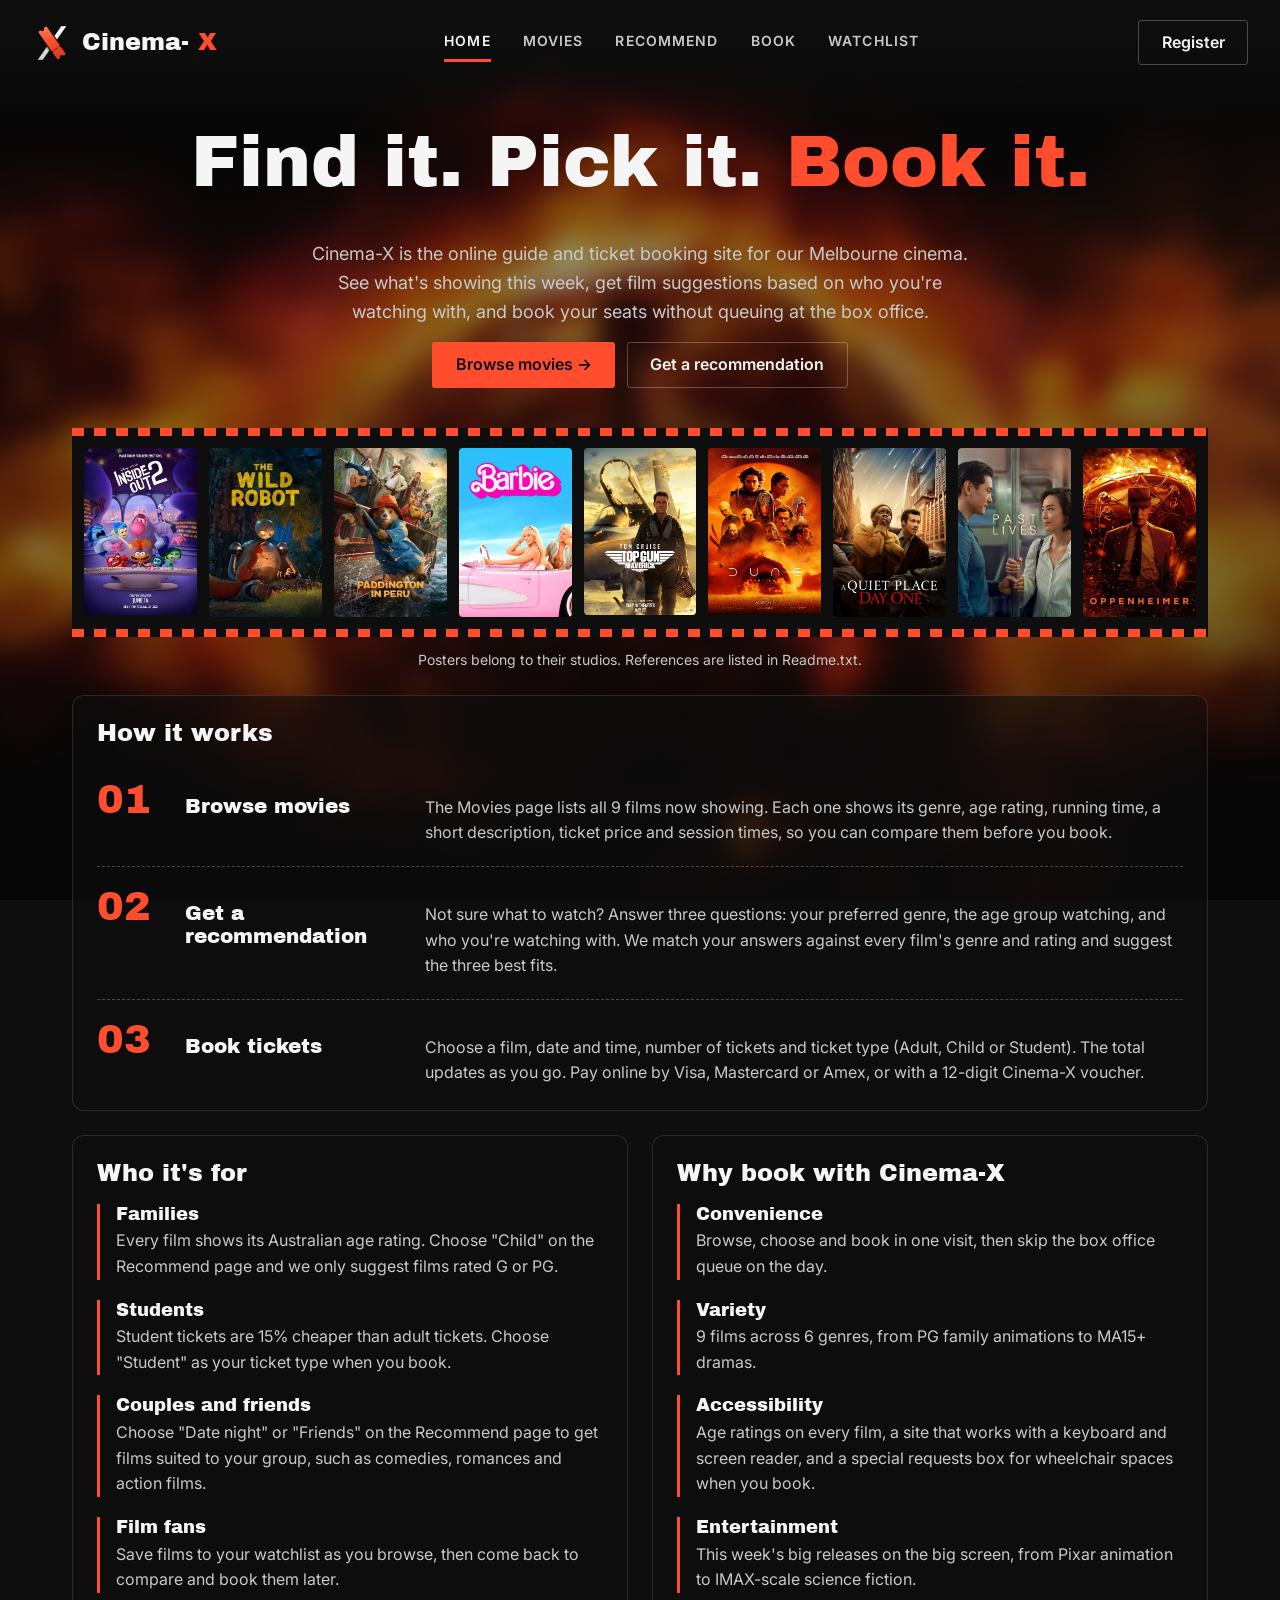
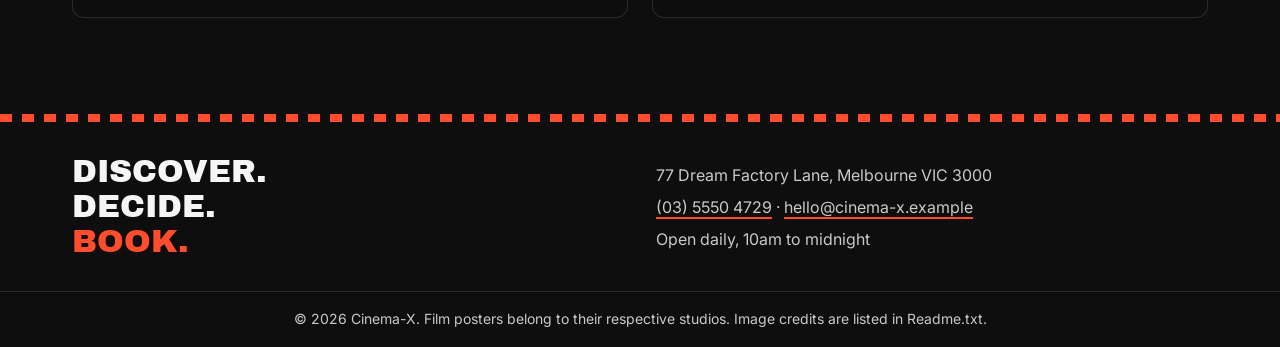
<file: index.html>
<!DOCTYPE html>
<html lang="en">

<head>
    <meta charset="UTF-8">
    <meta name="viewport" content="width=device-width, initial-scale=1.0">
    <meta name="description"
        content="Cinema-X: discover films, get personal recommendations and book cinema tickets online.">
    <link rel="icon" href="images/logo.png" type="image/png">
    <title>Home | Cinema-X</title>

    <link rel="preconnect" href="https://fonts.googleapis.com">
    <link rel="preconnect" href="https://fonts.gstatic.com" crossorigin>
    <link rel="stylesheet"
        href="https://fonts.googleapis.com/css2?family=Archivo+Black&family=Inter:wght@400;600&display=swap">

    <link href="css/style.css" rel="stylesheet" type="text/css">
</head>

<body>
    <header class="site-header">
        <a class="brand" href="index.html">
            <img src="images/logo.png" alt="" width="40" height="40">
            Cinema-<span>X</span>
        </a>

        <nav aria-label="Main">
            <ul>
                <li><a href="index.html" class="active" aria-current="page">Home</a></li>
                <li><a href="movies.html">Movies</a></li>
                <li><a href="recommend.html">Recommend</a></li>
                <li><a href="booking.html">Book</a></li>
                <li><a href="watchlist.html">Watchlist</a></li>
            </ul>

            <a href="register.html" class="btn btn-secondary">Register</a>
        </nav>
    </header>

    <main>
        <section class="hero">
            <h1>Find it. Pick it. <span>Book it.</span></h1>
            <p class="lead">Cinema-X is the online guide and ticket booking site for our Melbourne cinema. See
                what's showing this week, get film suggestions based on who you're watching with, and book your
                seats without queuing at the box office.</p>
            <div class="actions">
                <a href="movies.html" class="btn btn-primary">Browse movies</a>
                <a href="recommend.html" class="btn btn-secondary">Get a recommendation</a>
            </div>

            <ul class="filmstrip" aria-label="Films now showing">
                <li><a href="movies.html#inside-out-2"><img src="images/inside-out-2.jpg" alt="Inside Out 2" width="400" height="600"></a></li>
                <li><a href="movies.html#wild-robot"><img src="images/wild-robot.jpg" alt="The Wild Robot" width="400" height="600"></a></li>
                <li><a href="movies.html#paddington-peru"><img src="images/paddington-peru.jpg" alt="Paddington in Peru" width="400" height="600"></a></li>
                <li><a href="movies.html#barbie"><img src="images/barbie.jpg" alt="Barbie" width="400" height="600"></a></li>
                <li><a href="movies.html#top-gun-maverick"><img src="images/top-gun-maverick.jpg" alt="Top Gun: Maverick" width="400" height="600"></a></li>
                <li><a href="movies.html#dune-part-two"><img src="images/dune-part-two.jpg" alt="Dune: Part Two" width="400" height="600"></a></li>
                <li><a href="movies.html#quiet-place-day-one"><img src="images/quiet-place-day-one.jpg" alt="A Quiet Place: Day One" width="400" height="600"></a></li>
                <li><a href="movies.html#past-lives"><img src="images/past-lives.jpg" alt="Past Lives" width="400" height="600"></a></li>
                <li><a href="movies.html#oppenheimer"><img src="images/oppenheimer.jpg" alt="Oppenheimer" width="400" height="600"></a></li>
            </ul>
            <p class="meta">Posters belong to their studios. References are listed in Readme.txt.</p>
        </section>

        <section class="panel">
            <h2>How it works</h2>
            <ol class="steps">
                <li>
                    <span class="num">01</span>
                    <h3><a href="movies.html">Browse movies</a></h3>
                    <p>The Movies page lists all 9 films now showing. Each one shows its genre, age rating, running
                        time, a short description, ticket price and session times, so you can compare them before you
                        book.</p>
                </li>
                <li>
                    <span class="num">02</span>
                    <h3><a href="recommend.html">Get a recommendation</a></h3>
                    <p>Not sure what to watch? Answer three questions: your preferred genre, the age group watching,
                        and who you're watching with. We match your answers against every film's genre and rating and
                        suggest the three best fits.</p>
                </li>
                <li>
                    <span class="num">03</span>
                    <h3><a href="booking.html">Book tickets</a></h3>
                    <p>Choose a film, date and time, number of tickets and ticket type (Adult, Child or Student). The
                        total updates as you go. Pay online by Visa, Mastercard or Amex, or with a 12-digit Cinema-X
                        voucher.</p>
                </li>
            </ol>
        </section>

        <div class="split">
            <section class="panel">
                <h2>Who it's for</h2>
                <ul class="points">
                    <li>
                        <h3>Families</h3>
                        <p>Every film shows its Australian age rating. Choose "Child" on the Recommend page and we
                            only suggest films rated G or PG.</p>
                    </li>
                    <li>
                        <h3>Students</h3>
                        <p>Student tickets are 15% cheaper than adult tickets. Choose "Student" as your ticket type
                            when you book.</p>
                    </li>
                    <li>
                        <h3>Couples and friends</h3>
                        <p>Choose "Date night" or "Friends" on the Recommend page to get films suited to your group,
                            such as comedies, romances and action films.</p>
                    </li>
                    <li>
                        <h3>Film fans</h3>
                        <p>Save films to your watchlist as you browse, then come back to compare and book them
                            later.</p>
                    </li>
                </ul>
            </section>

            <section class="panel">
                <h2>Why book with Cinema-X</h2>
                <ul class="points">
                    <li>
                        <h3>Convenience</h3>
                        <p>Browse, choose and book in one visit, then skip the box office queue on the day.</p>
                    </li>
                    <li>
                        <h3>Variety</h3>
                        <p>9 films across 6 genres, from PG family animations to MA15+ dramas.</p>
                    </li>
                    <li>
                        <h3>Accessibility</h3>
                        <p>Age ratings on every film, a site that works with a keyboard and screen reader, and a
                            special requests box for wheelchair spaces when you book.</p>
                    </li>
                    <li>
                        <h3>Entertainment</h3>
                        <p>This week's big releases on the big screen, from Pixar animation to IMAX-scale science
                            fiction.</p>
                    </li>
                </ul>
            </section>
        </div>
    </main>

    <footer class="site-footer">
        <div class="footer-grid">
            <p class="footer-tagline">
                Discover.
                <br>
                Decide.
                <br>
                <span>Book.</span>
            </p>

            <address>
                77 Dream Factory Lane, Melbourne VIC 3000
                <br>
                <a href="tel:+61355504729">(03) 5550 4729</a>
                &middot;
                <a href="mailto:hello@cinema-x.example">hello@cinema-x.example</a>
                <br>
                Open daily, 10am to midnight
            </address>
        </div>

        <p class="footer-credit">
            &copy; 2026 Cinema-X.
            Film posters belong to their respective studios.
            Image credits are listed in Readme.txt.
        </p>
    </footer>

    <script src="js/script.js"></script>
</body>

</html>
</file>
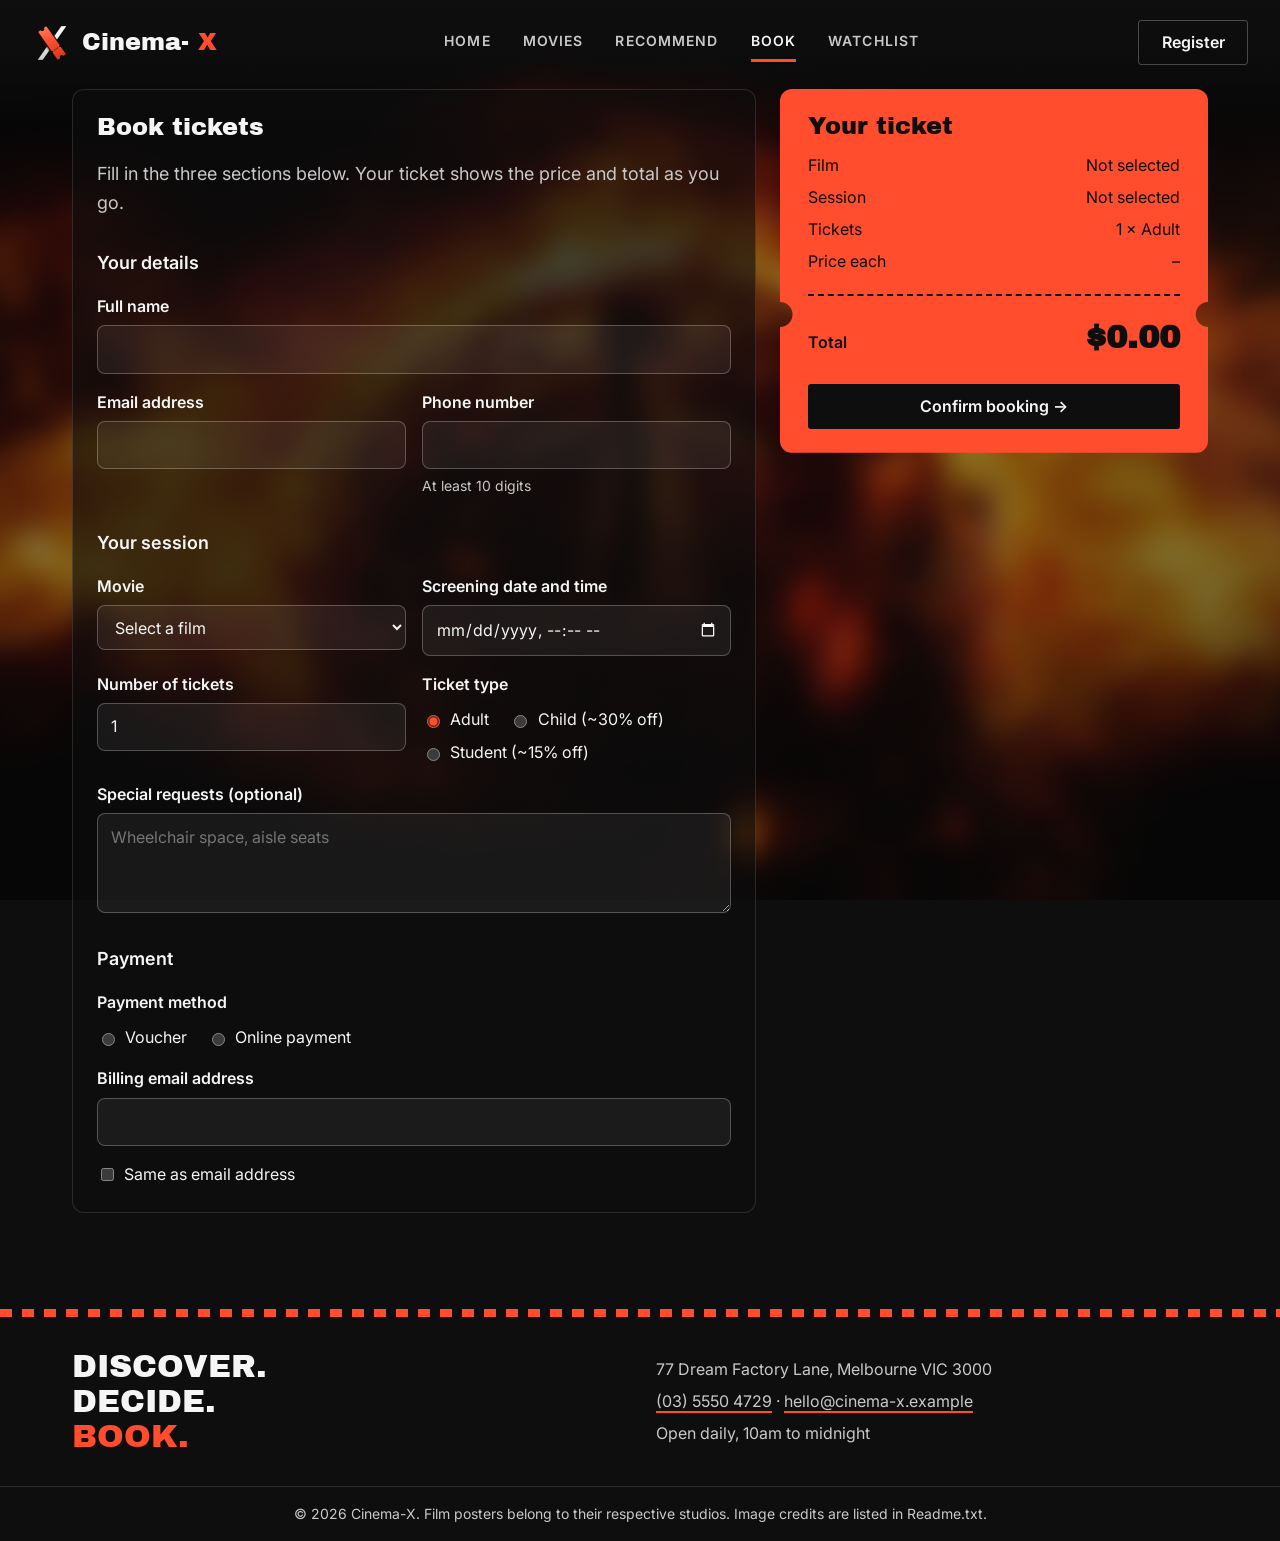
<file: booking.html>
<!DOCTYPE html>
<html lang="en">

<head>
    <meta charset="UTF-8">
    <meta name="viewport" content="width=device-width, initial-scale=1.0">
    <meta name="description"
        content="Book Cinema-X tickets: choose your film, session, ticket type and payment.">
    <link rel="icon" href="images/logo.png" type="image/png">
    <title>Book tickets | Cinema-X</title>

    <link rel="preconnect" href="https://fonts.googleapis.com">
    <link rel="preconnect" href="https://fonts.gstatic.com" crossorigin>
    <link rel="stylesheet"
        href="https://fonts.googleapis.com/css2?family=Archivo+Black&family=Inter:wght@400;600&display=swap">

    <link href="css/style.css" rel="stylesheet" type="text/css">
</head>

<body>
    <header class="site-header">
        <a class="brand" href="index.html">
            <img src="images/logo.png" alt="" width="40" height="40">
            Cinema-<span>X</span>
        </a>

        <nav aria-label="Main">
            <ul>
                <li><a href="index.html">Home</a></li>
                <li><a href="movies.html">Movies</a></li>
                <li><a href="recommend.html">Recommend</a></li>
                <li><a href="booking.html" class="active" aria-current="page">Book</a></li>
                <li><a href="watchlist.html">Watchlist</a></li>
            </ul>

            <a href="register.html" class="btn btn-secondary">Register</a>
        </nav>
    </header>

    <main>
        <!-- The form also wraps the ticket summary, so the summary's button can submit it.
             novalidate: script.js checks every field and shows its own error messages. -->
        <form id="booking-form" class="booking-layout" method="post"
            action="http://mercury.swin.edu.au/it000000/cos10005/regtest.php" novalidate>
            <section class="panel">
                <h1>Book tickets</h1>
                <p class="lead">Fill in the three sections below. Your ticket shows the price and total as you go.</p>

                <fieldset class="form-section">
                    <legend>Your details</legend>

                    <div class="field">
                        <label for="full-name">Full name</label>
                        <input type="text" id="full-name" name="full_name" autocomplete="name"
                            aria-describedby="full-name-error">
                        <p class="field-error" aria-live="polite" id="full-name-error"></p>
                    </div>

                    <div class="field-row">
                        <div class="field">
                            <label for="email">Email address</label>
                            <input type="email" id="email" name="email" autocomplete="email"
                                aria-describedby="email-error">
                            <p class="field-error" aria-live="polite" id="email-error"></p>
                        </div>
                        <div class="field">
                            <label for="phone">Phone number</label>
                            <input type="tel" id="phone" name="phone" autocomplete="tel"
                                aria-describedby="phone-hint phone-error">
                            <p class="hint" id="phone-hint">At least 10 digits</p>
                            <p class="field-error" aria-live="polite" id="phone-error"></p>
                        </div>
                    </div>
                </fieldset>

                <fieldset class="form-section">
                    <legend>Your session</legend>

                    <div class="field-row">
                        <div class="field">
                            <label for="movie">Movie</label>
                            <select id="movie" name="movie" aria-describedby="movie-error">
                                <option value="">Select a film</option>
                                <option value="inside-out-2">Inside Out 2</option>
                                <option value="wild-robot">The Wild Robot</option>
                                <option value="paddington-peru">Paddington in Peru</option>
                                <option value="barbie">Barbie</option>
                                <option value="top-gun-maverick">Top Gun: Maverick</option>
                                <option value="dune-part-two">Dune: Part Two</option>
                                <option value="quiet-place-day-one">A Quiet Place: Day One</option>
                                <option value="past-lives">Past Lives</option>
                                <option value="oppenheimer">Oppenheimer</option>
                            </select>
                            <p class="hint" id="movie-hint" hidden>Selected from the previous page. You can change it.</p>
                            <p class="field-error" aria-live="polite" id="movie-error"></p>
                        </div>
                        <div class="field">
                            <label for="screening">Screening date and time</label>
                            <input type="datetime-local" id="screening" name="screening"
                                aria-describedby="screening-error">
                            <p class="field-error" aria-live="polite" id="screening-error"></p>
                        </div>
                    </div>

                    <div class="field-row">
                        <div class="field">
                            <label for="tickets">Number of tickets</label>
                            <input type="number" id="tickets" name="tickets" value="1" min="1"
                                aria-describedby="tickets-error">
                            <p class="field-error" aria-live="polite" id="tickets-error"></p>
                        </div>
                        <fieldset id="ticket-type" aria-describedby="ticket-type-error">
                            <legend>Ticket type</legend>
                            <div class="options">
                                <label><input type="radio" name="ticket_type" value="adult" checked> Adult</label>
                                <label><input type="radio" name="ticket_type" value="child"> Child (~30% off)</label>
                                <label><input type="radio" name="ticket_type" value="student"> Student (~15% off)</label>
                            </div>
                            <p class="field-error" aria-live="polite" id="ticket-type-error"></p>
                        </fieldset>
                    </div>

                    <div class="field">
                        <label for="requests">Special requests (optional)</label>
                        <textarea id="requests" name="requests" rows="3"
                            placeholder="Wheelchair space, aisle seats"></textarea>
                    </div>
                </fieldset>

                <fieldset class="form-section">
                    <legend>Payment</legend>

                    <fieldset id="payment" aria-describedby="payment-error">
                        <legend>Payment method</legend>
                        <div class="options">
                            <label><input type="radio" name="payment" value="voucher"> Voucher</label>
                            <label><input type="radio" name="payment" value="online"> Online payment</label>
                        </div>
                        <p class="field-error" aria-live="polite" id="payment-error"></p>
                    </fieldset>

                    <!-- Shown only when Voucher is selected -->
                    <div class="field" id="voucher-fields" hidden>
                        <label for="voucher">Voucher code</label>
                        <input type="text" id="voucher" name="voucher" inputmode="numeric" maxlength="12"
                            aria-describedby="voucher-hint voucher-error">
                        <p class="hint" id="voucher-hint">12 digits</p>
                        <p class="field-error" aria-live="polite" id="voucher-error"></p>
                    </div>

                    <!-- Shown only when Online payment is selected -->
                    <div class="field-row" id="card-fields" hidden>
                        <div class="field">
                            <label for="card-type">Card type</label>
                            <select id="card-type" name="card_type" aria-describedby="card-type-error">
                                <option value="">Select card type</option>
                                <option value="visa">Visa</option>
                                <option value="mastercard">Mastercard</option>
                                <option value="amex">American Express</option>
                            </select>
                            <p class="field-error" aria-live="polite" id="card-type-error"></p>
                        </div>
                        <div class="field">
                            <label for="card-number">Card number</label>
                            <input type="text" id="card-number" name="card_number" inputmode="numeric"
                                autocomplete="cc-number" aria-describedby="card-number-hint card-number-error">
                            <p class="hint" id="card-number-hint">Visa and Mastercard: 16 digits. Amex: 15 digits.</p>
                            <p class="field-error" aria-live="polite" id="card-number-error"></p>
                        </div>
                    </div>

                    <div class="field">
                        <label for="billing-email">Billing email address</label>
                        <input type="email" id="billing-email" name="billing_email"
                            aria-describedby="billing-email-error">
                        <p class="field-error" aria-live="polite" id="billing-email-error"></p>
                    </div>

                    <div class="options">
                        <label><input type="checkbox" id="same-email" name="same_email"> Same as email address</label>
                    </div>
                </fieldset>
            </section>

            <aside class="ticket stub" aria-labelledby="ticket-title">
                <h2 id="ticket-title">Your ticket</h2>
                <dl class="ticket-details">
                    <dt>Film</dt>
                    <dd id="summary-movie">Not selected</dd>
                    <dt>Session</dt>
                    <dd id="summary-session">Not selected</dd>
                    <dt>Tickets</dt>
                    <dd id="summary-tickets">1 &times; Adult</dd>
                    <dt>Price each</dt>
                    <dd id="summary-price">&ndash;</dd>
                </dl>
                <p class="ticket-total">Total <output id="total" for="movie tickets">$0.00</output></p>
                <!-- <output> values aren't submitted, so the total is sent in this hidden field -->
                <input type="hidden" id="booking-cost" name="booking_cost" value="0.00">
                <button type="submit" class="btn btn-primary">Confirm booking</button>
            </aside>
        </form>
    </main>

    <footer class="site-footer">
        <div class="footer-grid">
            <p class="footer-tagline">
                Discover.
                <br>
                Decide.
                <br>
                <span>Book.</span>
            </p>

            <address>
                77 Dream Factory Lane, Melbourne VIC 3000
                <br>
                <a href="tel:+61355504729">(03) 5550 4729</a>
                &middot;
                <a href="mailto:hello@cinema-x.example">hello@cinema-x.example</a>
                <br>
                Open daily, 10am to midnight
            </address>
        </div>

        <p class="footer-credit">
            &copy; 2026 Cinema-X.
            Film posters belong to their respective studios.
            Image credits are listed in Readme.txt.
        </p>
    </footer>

    <script src="js/script.js"></script>
</body>

</html>
</file>
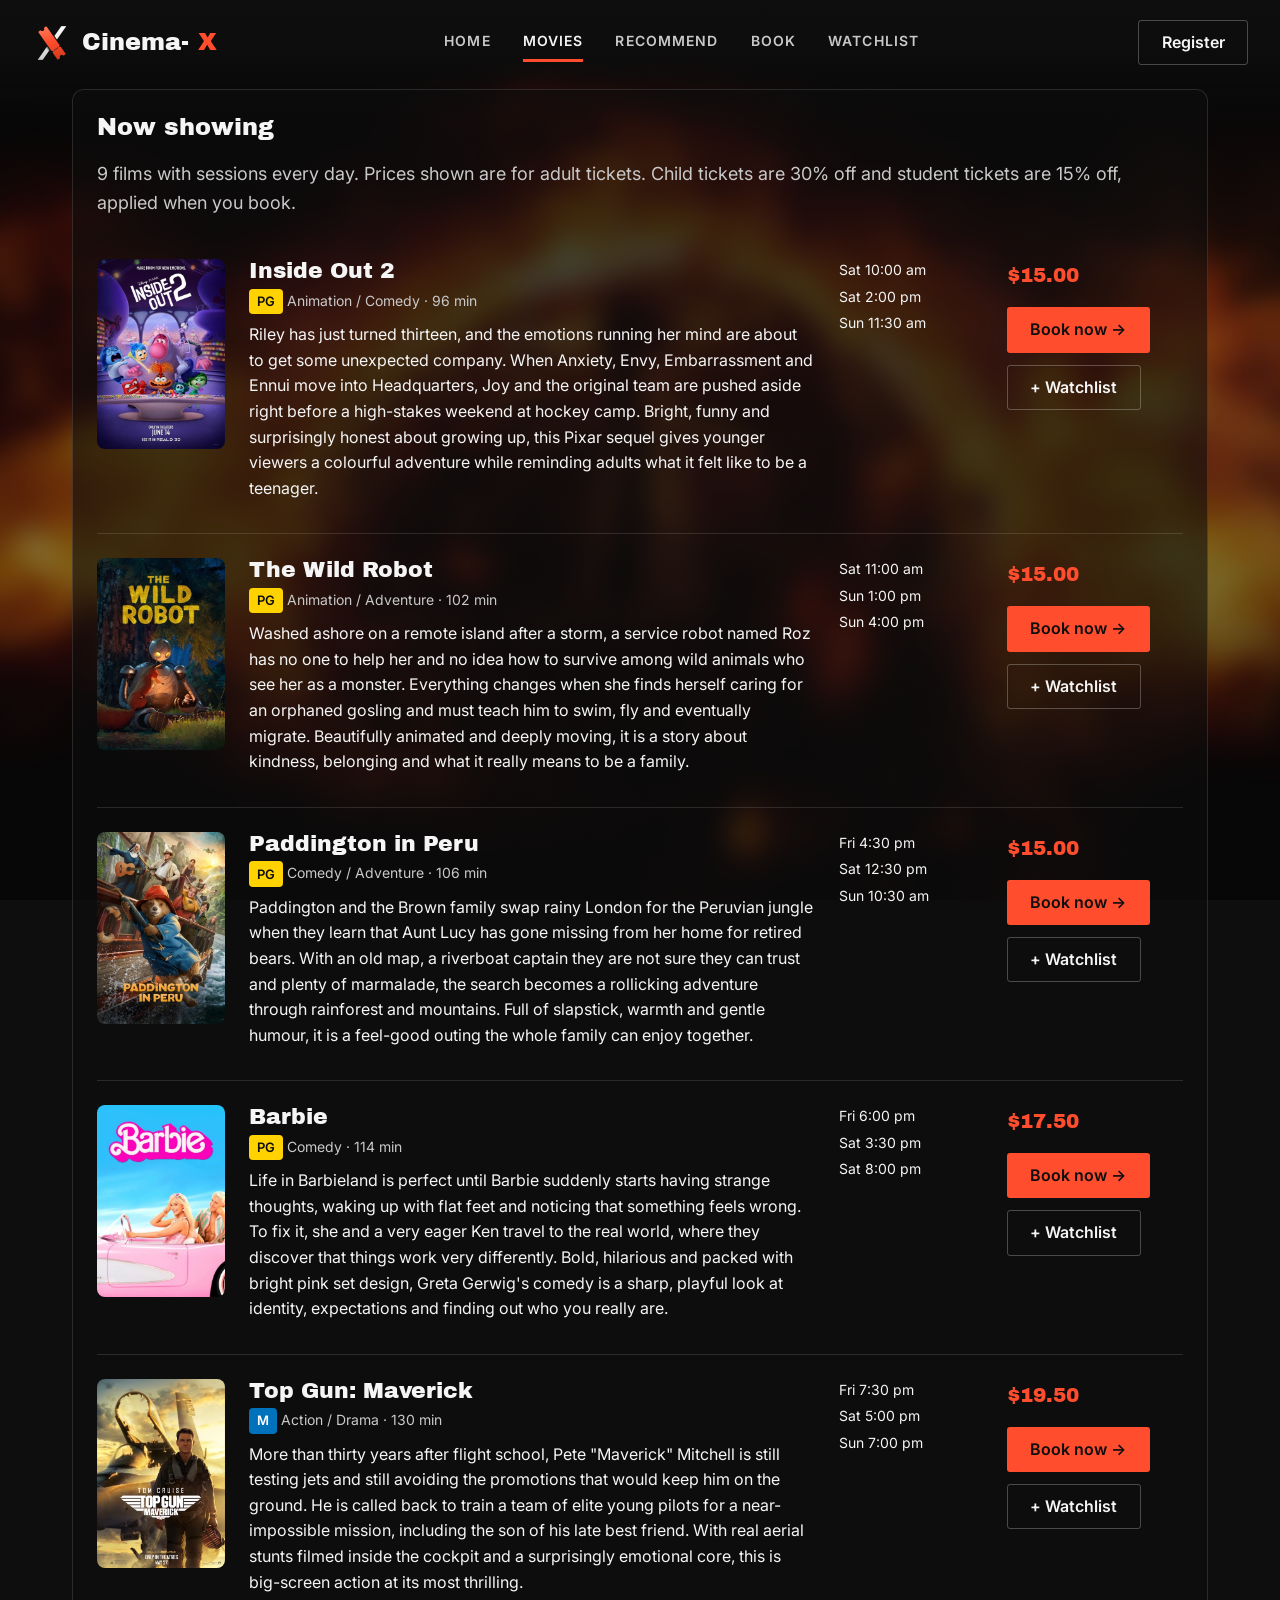
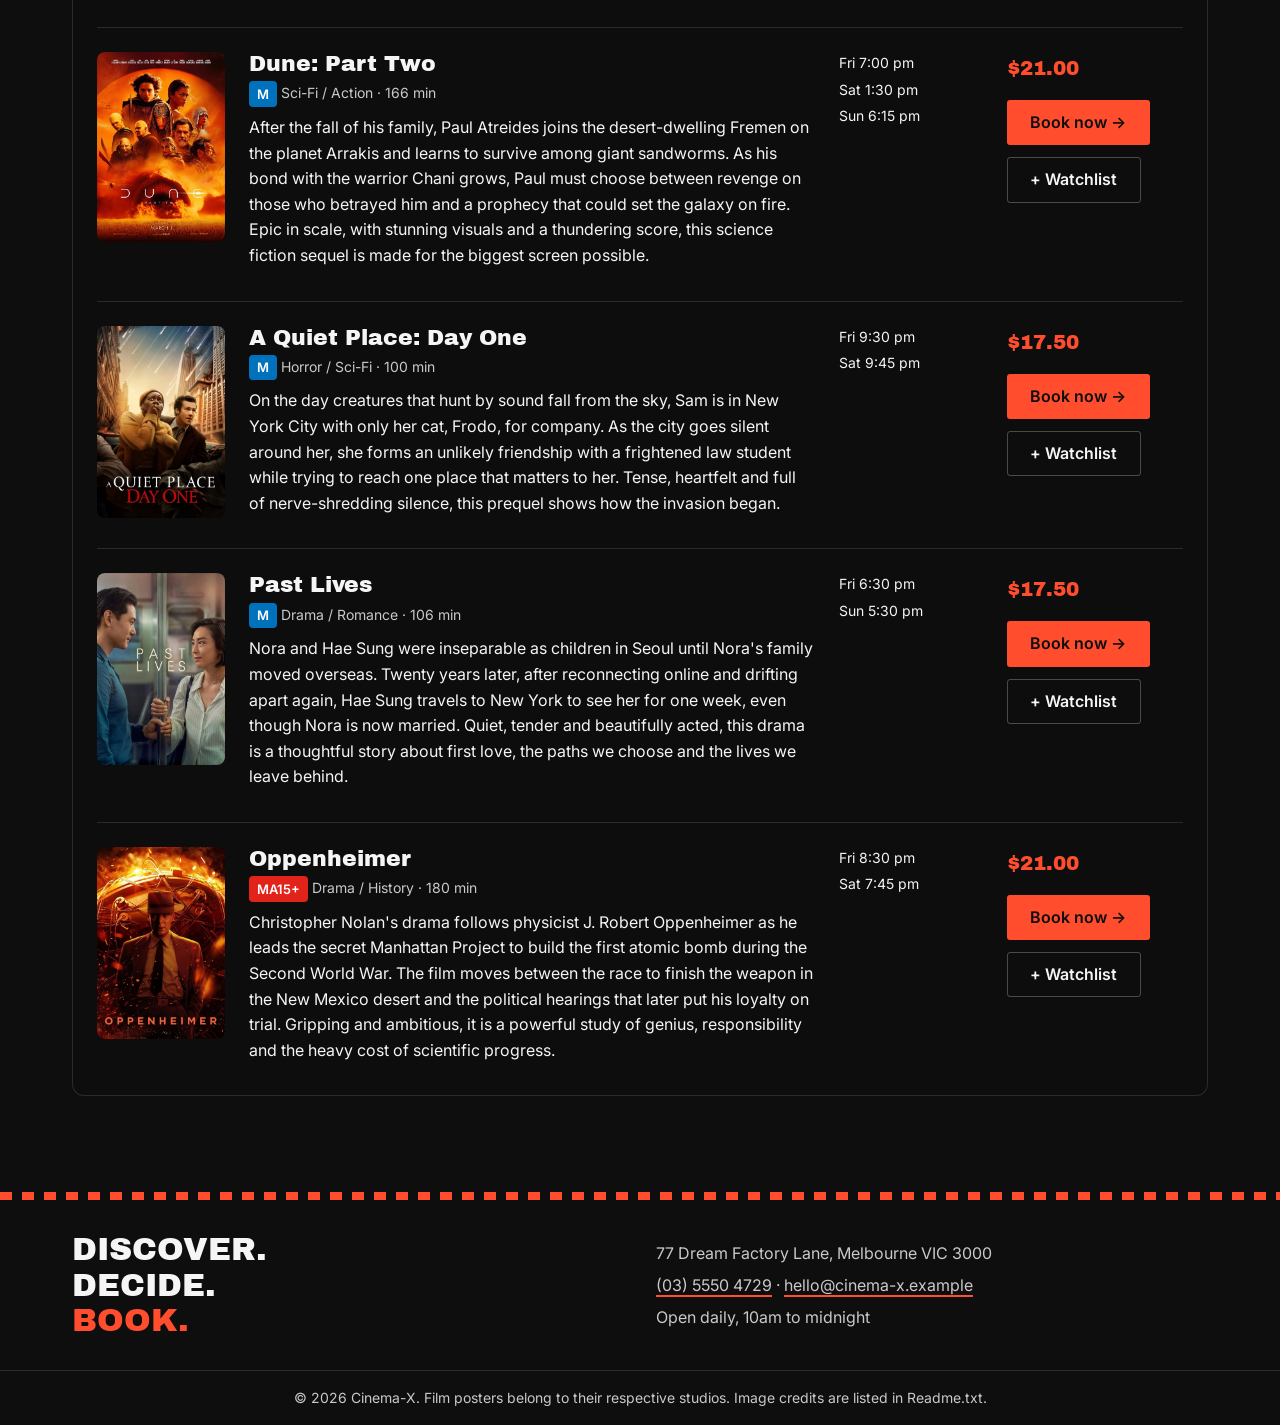
<file: movies.html>
<!DOCTYPE html>
<html lang="en">

<head>
    <meta charset="UTF-8">
    <meta name="viewport" content="width=device-width, initial-scale=1.0">
    <meta name="description"
        content="Browse films now showing at Cinema-X, with ratings, session times and ticket prices.">
    <link rel="icon" href="images/logo.png" type="image/png">
    <title>Movies | Cinema-X</title>

    <link rel="preconnect" href="https://fonts.googleapis.com">
    <link rel="preconnect" href="https://fonts.gstatic.com" crossorigin>
    <link rel="stylesheet"
        href="https://fonts.googleapis.com/css2?family=Archivo+Black&family=Inter:wght@400;600&display=swap">

    <link href="css/style.css" rel="stylesheet" type="text/css">
</head>

<body>
    <header class="site-header">
        <a class="brand" href="index.html">
            <img src="images/logo.png" alt="" width="40" height="40">
            Cinema-<span>X</span>
        </a>

        <nav aria-label="Main">
            <ul>
                <li><a href="index.html">Home</a></li>
                <li><a href="movies.html" class="active" aria-current="page">Movies</a></li>
                <li><a href="recommend.html">Recommend</a></li>
                <li><a href="booking.html">Book</a></li>
                <li><a href="watchlist.html">Watchlist</a></li>
            </ul>

            <a href="register.html" class="btn btn-secondary">Register</a>
        </nav>
    </header>

    <main>
        <section class="panel">
            <h1>Now showing</h1>
            <p class="lead">9 films with sessions every day. Prices shown are for adult tickets. Child tickets are 30%
                off and student tickets are 15% off, applied when you book.</p>

            <!-- Each id matches the ?movie= value that booking.html reads -->
            <article class="film" id="inside-out-2">
                <img src="images/inside-out-2.jpg" alt="Inside Out 2 film poster" width="400" height="600">
                <div>
                    <h2>Inside Out 2</h2>
                    <p class="meta"><span class="rating rating-pg"><span class="visually-hidden">Rated </span>PG</span>
                        Animation / Comedy &middot; 96 min</p>
                    <p>Riley has just turned thirteen, and the emotions running her mind are about to get some
                        unexpected company. When Anxiety, Envy, Embarrassment and Ennui move into Headquarters, Joy and
                        the original team are pushed aside right before a high-stakes weekend at hockey camp. Bright,
                        funny and surprisingly honest about growing up, this Pixar sequel gives younger viewers a
                        colourful adventure while reminding adults what it felt like to be a teenager.</p>
                </div>
                <ul class="sessions" aria-label="Session times">
                    <li>Sat 10:00 am</li>
                    <li>Sat 2:00 pm</li>
                    <li>Sun 11:30 am</li>
                </ul>
                <div class="film-buy">
                    <p class="price">$15.00</p>
                    <div class="actions">
                        <a href="booking.html?movie=inside-out-2" class="btn btn-primary">Book now</a>
                        <button type="button" class="btn btn-secondary" data-movie="inside-out-2">+ Watchlist</button>
                    </div>
                </div>
            </article>

            <article class="film" id="wild-robot">
                <img src="images/wild-robot.jpg" alt="The Wild Robot film poster" width="400" height="600">
                <div>
                    <h2>The Wild Robot</h2>
                    <p class="meta"><span class="rating rating-pg"><span class="visually-hidden">Rated </span>PG</span>
                        Animation / Adventure &middot; 102 min</p>
                    <p>Washed ashore on a remote island after a storm, a service robot named Roz has no one to help her
                        and no idea how to survive among wild animals who see her as a monster. Everything changes when
                        she finds herself caring for an orphaned gosling and must teach him to swim, fly and eventually
                        migrate. Beautifully animated and deeply moving, it is a story about kindness, belonging and
                        what it really means to be a family.</p>
                </div>
                <ul class="sessions" aria-label="Session times">
                    <li>Sat 11:00 am</li>
                    <li>Sun 1:00 pm</li>
                    <li>Sun 4:00 pm</li>
                </ul>
                <div class="film-buy">
                    <p class="price">$15.00</p>
                    <div class="actions">
                        <a href="booking.html?movie=wild-robot" class="btn btn-primary">Book now</a>
                        <button type="button" class="btn btn-secondary" data-movie="wild-robot">+ Watchlist</button>
                    </div>
                </div>
            </article>

            <article class="film" id="paddington-peru">
                <img src="images/paddington-peru.jpg" alt="Paddington in Peru film poster" width="400" height="600">
                <div>
                    <h2>Paddington in Peru</h2>
                    <p class="meta"><span class="rating rating-pg"><span class="visually-hidden">Rated </span>PG</span>
                        Comedy / Adventure &middot; 106 min</p>
                    <p>Paddington and the Brown family swap rainy London for the Peruvian jungle when they learn that
                        Aunt Lucy has gone missing from her home for retired bears. With an old map, a riverboat captain
                        they are not sure they can trust and plenty of marmalade, the search becomes a rollicking
                        adventure through rainforest and mountains. Full of slapstick, warmth and gentle humour, it is a
                        feel-good outing the whole family can enjoy together.</p>
                </div>
                <ul class="sessions" aria-label="Session times">
                    <li>Fri 4:30 pm</li>
                    <li>Sat 12:30 pm</li>
                    <li>Sun 10:30 am</li>
                </ul>
                <div class="film-buy">
                    <p class="price">$15.00</p>
                    <div class="actions">
                        <a href="booking.html?movie=paddington-peru" class="btn btn-primary">Book now</a>
                        <button type="button" class="btn btn-secondary" data-movie="paddington-peru">+ Watchlist</button>
                    </div>
                </div>
            </article>

            <article class="film" id="barbie">
                <img src="images/barbie.jpg" alt="Barbie film poster" width="400" height="600">
                <div>
                    <h2>Barbie</h2>
                    <p class="meta"><span class="rating rating-pg"><span class="visually-hidden">Rated </span>PG</span>
                        Comedy &middot; 114 min</p>
                    <p>Life in Barbieland is perfect until Barbie suddenly starts having strange thoughts, waking up
                        with flat feet and noticing that something feels wrong. To fix it, she and a very eager Ken
                        travel to the real world, where they discover that things work very differently. Bold, hilarious
                        and packed with bright pink set design, Greta Gerwig's comedy is a sharp, playful look at
                        identity, expectations and finding out who you really are.</p>
                </div>
                <ul class="sessions" aria-label="Session times">
                    <li>Fri 6:00 pm</li>
                    <li>Sat 3:30 pm</li>
                    <li>Sat 8:00 pm</li>
                </ul>
                <div class="film-buy">
                    <p class="price">$17.50</p>
                    <div class="actions">
                        <a href="booking.html?movie=barbie" class="btn btn-primary">Book now</a>
                        <button type="button" class="btn btn-secondary" data-movie="barbie">+ Watchlist</button>
                    </div>
                </div>
            </article>

            <article class="film" id="top-gun-maverick">
                <img src="images/top-gun-maverick.jpg" alt="Top Gun: Maverick film poster" width="400" height="600">
                <div>
                    <h2>Top Gun: Maverick</h2>
                    <p class="meta"><span class="rating rating-m"><span class="visually-hidden">Rated </span>M</span>
                        Action / Drama &middot; 130 min</p>
                    <p>More than thirty years after flight school, Pete "Maverick" Mitchell is still testing jets and
                        still avoiding the promotions that would keep him on the ground. He is called back to train a
                        team of elite young pilots for a near-impossible mission, including the son of his late best
                        friend. With real aerial stunts filmed inside the cockpit and a surprisingly emotional core,
                        this is big-screen action at its most thrilling.</p>
                </div>
                <ul class="sessions" aria-label="Session times">
                    <li>Fri 7:30 pm</li>
                    <li>Sat 5:00 pm</li>
                    <li>Sun 7:00 pm</li>
                </ul>
                <div class="film-buy">
                    <p class="price">$19.50</p>
                    <div class="actions">
                        <a href="booking.html?movie=top-gun-maverick" class="btn btn-primary">Book now</a>
                        <button type="button" class="btn btn-secondary" data-movie="top-gun-maverick">+ Watchlist</button>
                    </div>
                </div>
            </article>

            <article class="film" id="dune-part-two">
                <img src="images/dune-part-two.jpg" alt="Dune: Part Two film poster" width="400" height="600">
                <div>
                    <h2>Dune: Part Two</h2>
                    <p class="meta"><span class="rating rating-m"><span class="visually-hidden">Rated </span>M</span>
                        Sci-Fi / Action &middot; 166 min</p>
                    <p>After the fall of his family, Paul Atreides joins the desert-dwelling Fremen on the planet
                        Arrakis and learns to survive among giant sandworms. As his bond with the warrior Chani grows,
                        Paul must choose between revenge on those who betrayed him and a prophecy that could set the
                        galaxy on fire. Epic in scale, with stunning visuals and a thundering score, this science
                        fiction sequel is made for the biggest screen possible.</p>
                </div>
                <ul class="sessions" aria-label="Session times">
                    <li>Fri 7:00 pm</li>
                    <li>Sat 1:30 pm</li>
                    <li>Sun 6:15 pm</li>
                </ul>
                <div class="film-buy">
                    <p class="price">$21.00</p>
                    <div class="actions">
                        <a href="booking.html?movie=dune-part-two" class="btn btn-primary">Book now</a>
                        <button type="button" class="btn btn-secondary" data-movie="dune-part-two">+ Watchlist</button>
                    </div>
                </div>
            </article>

            <article class="film" id="quiet-place-day-one">
                <img src="images/quiet-place-day-one.jpg" alt="A Quiet Place: Day One film poster" width="400"
                    height="600">
                <div>
                    <h2>A Quiet Place: Day One</h2>
                    <p class="meta"><span class="rating rating-m"><span class="visually-hidden">Rated </span>M</span>
                        Horror / Sci-Fi &middot; 100 min</p>
                    <p>On the day creatures that hunt by sound fall from the sky, Sam is in New York City with only her
                        cat, Frodo, for company. As the city goes silent around her, she forms an unlikely friendship
                        with a frightened law student while trying to reach one place that matters to her. Tense,
                        heartfelt and full of nerve-shredding silence, this prequel shows how the invasion began.</p>
                </div>
                <ul class="sessions" aria-label="Session times">
                    <li>Fri 9:30 pm</li>
                    <li>Sat 9:45 pm</li>
                </ul>
                <div class="film-buy">
                    <p class="price">$17.50</p>
                    <div class="actions">
                        <a href="booking.html?movie=quiet-place-day-one" class="btn btn-primary">Book now</a>
                        <button type="button" class="btn btn-secondary" data-movie="quiet-place-day-one">+ Watchlist</button>
                    </div>
                </div>
            </article>

            <article class="film" id="past-lives">
                <img src="images/past-lives.jpg" alt="Past Lives film poster" width="400" height="600">
                <div>
                    <h2>Past Lives</h2>
                    <p class="meta"><span class="rating rating-m"><span class="visually-hidden">Rated </span>M</span>
                        Drama / Romance &middot; 106 min</p>
                    <p>Nora and Hae Sung were inseparable as children in Seoul until Nora's family moved overseas.
                        Twenty years later, after reconnecting online and drifting apart again, Hae Sung travels to New
                        York to see her for one week, even though Nora is now married. Quiet, tender and beautifully
                        acted, this drama is a thoughtful story about first love, the paths we choose and the lives we
                        leave behind.</p>
                </div>
                <ul class="sessions" aria-label="Session times">
                    <li>Fri 6:30 pm</li>
                    <li>Sun 5:30 pm</li>
                </ul>
                <div class="film-buy">
                    <p class="price">$17.50</p>
                    <div class="actions">
                        <a href="booking.html?movie=past-lives" class="btn btn-primary">Book now</a>
                        <button type="button" class="btn btn-secondary" data-movie="past-lives">+ Watchlist</button>
                    </div>
                </div>
            </article>

            <article class="film" id="oppenheimer">
                <img src="images/oppenheimer.jpg" alt="Oppenheimer film poster" width="400" height="600">
                <div>
                    <h2>Oppenheimer</h2>
                    <p class="meta"><span class="rating rating-ma"><span class="visually-hidden">Rated </span>MA15+</span>
                        Drama / History &middot; 180 min</p>
                    <p>Christopher Nolan's drama follows physicist J. Robert Oppenheimer as he leads the secret
                        Manhattan Project to build the first atomic bomb during the Second World War. The film moves
                        between the race to finish the weapon in the New Mexico desert and the political hearings that
                        later put his loyalty on trial. Gripping and ambitious, it is a powerful study of genius,
                        responsibility and the heavy cost of scientific progress.</p>
                </div>
                <ul class="sessions" aria-label="Session times">
                    <li>Fri 8:30 pm</li>
                    <li>Sat 7:45 pm</li>
                </ul>
                <div class="film-buy">
                    <p class="price">$21.00</p>
                    <div class="actions">
                        <a href="booking.html?movie=oppenheimer" class="btn btn-primary">Book now</a>
                        <button type="button" class="btn btn-secondary" data-movie="oppenheimer">+ Watchlist</button>
                    </div>
                </div>
            </article>
        </section>
    </main>

    <footer class="site-footer">
        <div class="footer-grid">
            <p class="footer-tagline">
                Discover.
                <br>
                Decide.
                <br>
                <span>Book.</span>
            </p>

            <address>
                77 Dream Factory Lane, Melbourne VIC 3000
                <br>
                <a href="tel:+61355504729">(03) 5550 4729</a>
                &middot;
                <a href="mailto:hello@cinema-x.example">hello@cinema-x.example</a>
                <br>
                Open daily, 10am to midnight
            </address>
        </div>

        <p class="footer-credit">
            &copy; 2026 Cinema-X.
            Film posters belong to their respective studios.
            Image credits are listed in Readme.txt.
        </p>
    </footer>

    <script src="js/script.js"></script>
</body>

</html>
</file>
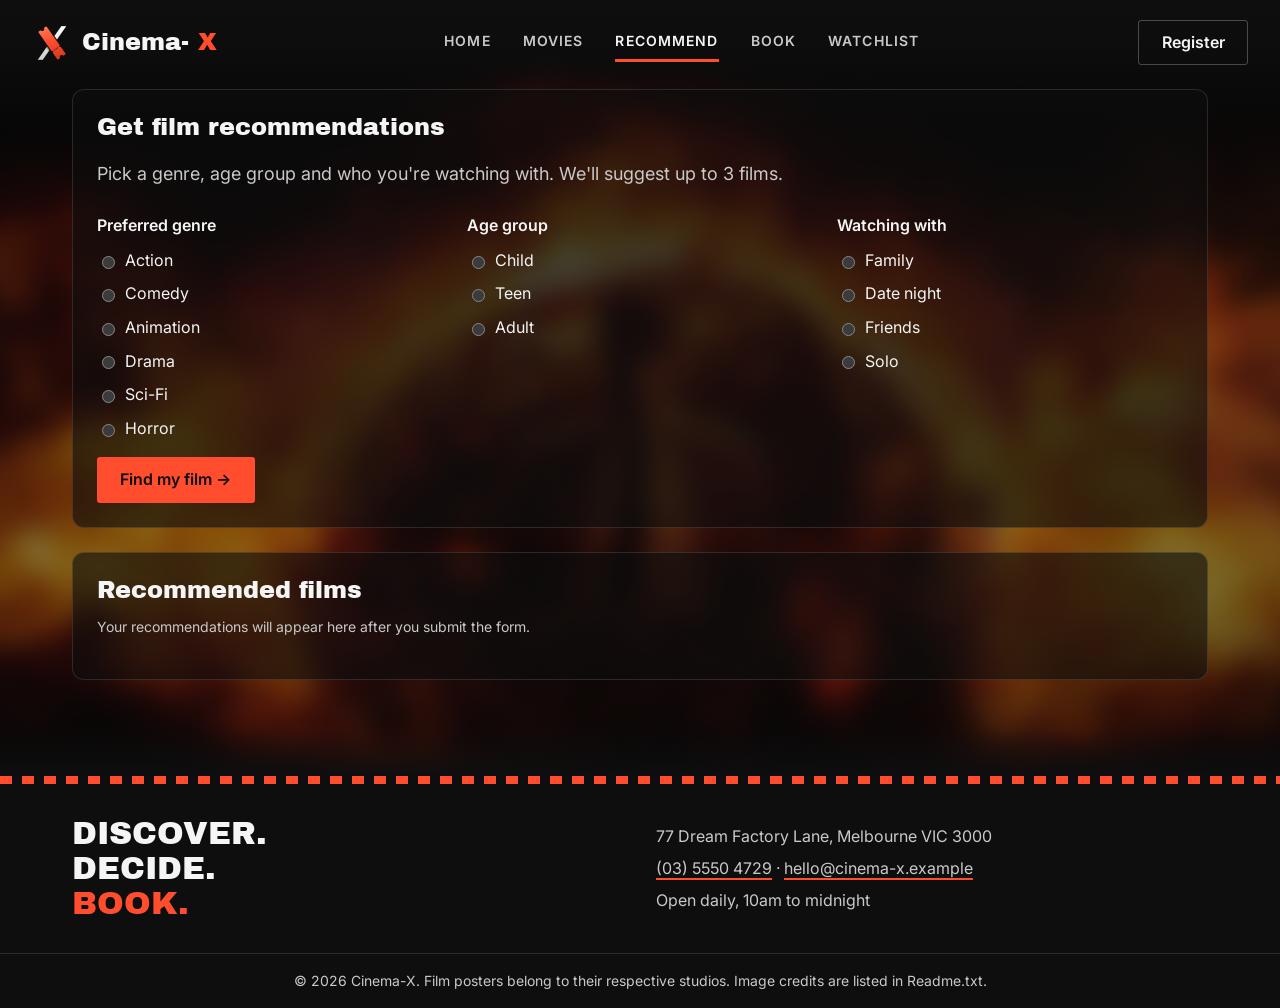
<file: recommend.html>
<!DOCTYPE html>
<html lang="en">

<head>
    <meta charset="UTF-8">
    <meta name="viewport" content="width=device-width, initial-scale=1.0">
    <meta name="description"
        content="Get film recommendations based on genre, age group and who you're watching with.">
    <link rel="icon" href="images/logo.png" type="image/png">
    <title>Recommend | Cinema-X</title>

    <link rel="preconnect" href="https://fonts.googleapis.com">
    <link rel="preconnect" href="https://fonts.gstatic.com" crossorigin>
    <link rel="stylesheet"
        href="https://fonts.googleapis.com/css2?family=Archivo+Black&family=Inter:wght@400;600&display=swap">

    <link href="css/style.css" rel="stylesheet" type="text/css">
</head>

<body>
    <header class="site-header">
        <a class="brand" href="index.html">
            <img src="images/logo.png" alt="" width="40" height="40">
            Cinema-<span>X</span>
        </a>

        <nav aria-label="Main">
            <ul>
                <li><a href="index.html">Home</a></li>
                <li><a href="movies.html">Movies</a></li>
                <li><a href="recommend.html" class="active" aria-current="page">Recommend</a></li>
                <li><a href="booking.html">Book</a></li>
                <li><a href="watchlist.html">Watchlist</a></li>
            </ul>

            <a href="register.html" class="btn btn-secondary">Register</a>
        </nav>
    </header>

    <main>
        <section class="panel">
            <h1>Get film recommendations</h1>
            <p class="lead">Pick a genre, age group and who you're watching with. We'll suggest up to 3 films.</p>

            <!-- novalidate: script.js shows its own message instead of the browser's pop-up -->
            <form id="recommend-form" novalidate>
                <div class="questions">
                    <fieldset>
                        <legend>Preferred genre</legend>
                        <div class="options">
                            <label><input type="radio" name="genre" value="action"> Action</label>
                            <label><input type="radio" name="genre" value="comedy"> Comedy</label>
                            <label><input type="radio" name="genre" value="animation"> Animation</label>
                            <label><input type="radio" name="genre" value="drama"> Drama</label>
                            <label><input type="radio" name="genre" value="sci-fi"> Sci-Fi</label>
                            <label><input type="radio" name="genre" value="horror"> Horror</label>
                        </div>
                    </fieldset>

                    <fieldset>
                        <legend>Age group</legend>
                        <div class="options">
                            <label><input type="radio" name="age" value="child"> Child</label>
                            <label><input type="radio" name="age" value="teen"> Teen</label>
                            <label><input type="radio" name="age" value="adult"> Adult</label>
                        </div>
                    </fieldset>

                    <fieldset>
                        <legend>Watching with</legend>
                        <div class="options">
                            <label><input type="radio" name="preference" value="family"> Family</label>
                            <label><input type="radio" name="preference" value="date"> Date night</label>
                            <label><input type="radio" name="preference" value="friends"> Friends</label>
                            <label><input type="radio" name="preference" value="solo"> Solo</label>
                        </div>
                    </fieldset>
                </div>

                <p class="form-error" id="recommend-error" role="alert"></p>

                <div class="actions">
                    <button type="submit" class="btn btn-primary">Find my film</button>
                </div>
            </form>
        </section>

        <!-- aria-live announces new results to screen readers when they appear -->
        <section class="panel" id="results-panel" aria-live="polite">
            <h2 id="results-title">Recommended films</h2>
            <p class="meta" id="results-summary">Your recommendations will appear here after you submit the form.</p>
            <ol class="results" id="results"></ol>
        </section>
    </main>

    <footer class="site-footer">
        <div class="footer-grid">
            <p class="footer-tagline">
                Discover.
                <br>
                Decide.
                <br>
                <span>Book.</span>
            </p>

            <address>
                77 Dream Factory Lane, Melbourne VIC 3000
                <br>
                <a href="tel:+61355504729">(03) 5550 4729</a>
                &middot;
                <a href="mailto:hello@cinema-x.example">hello@cinema-x.example</a>
                <br>
                Open daily, 10am to midnight
            </address>
        </div>

        <p class="footer-credit">
            &copy; 2026 Cinema-X.
            Film posters belong to their respective studios.
            Image credits are listed in Readme.txt.
        </p>
    </footer>

    <script src="js/script.js"></script>
</body>

</html>
</file>
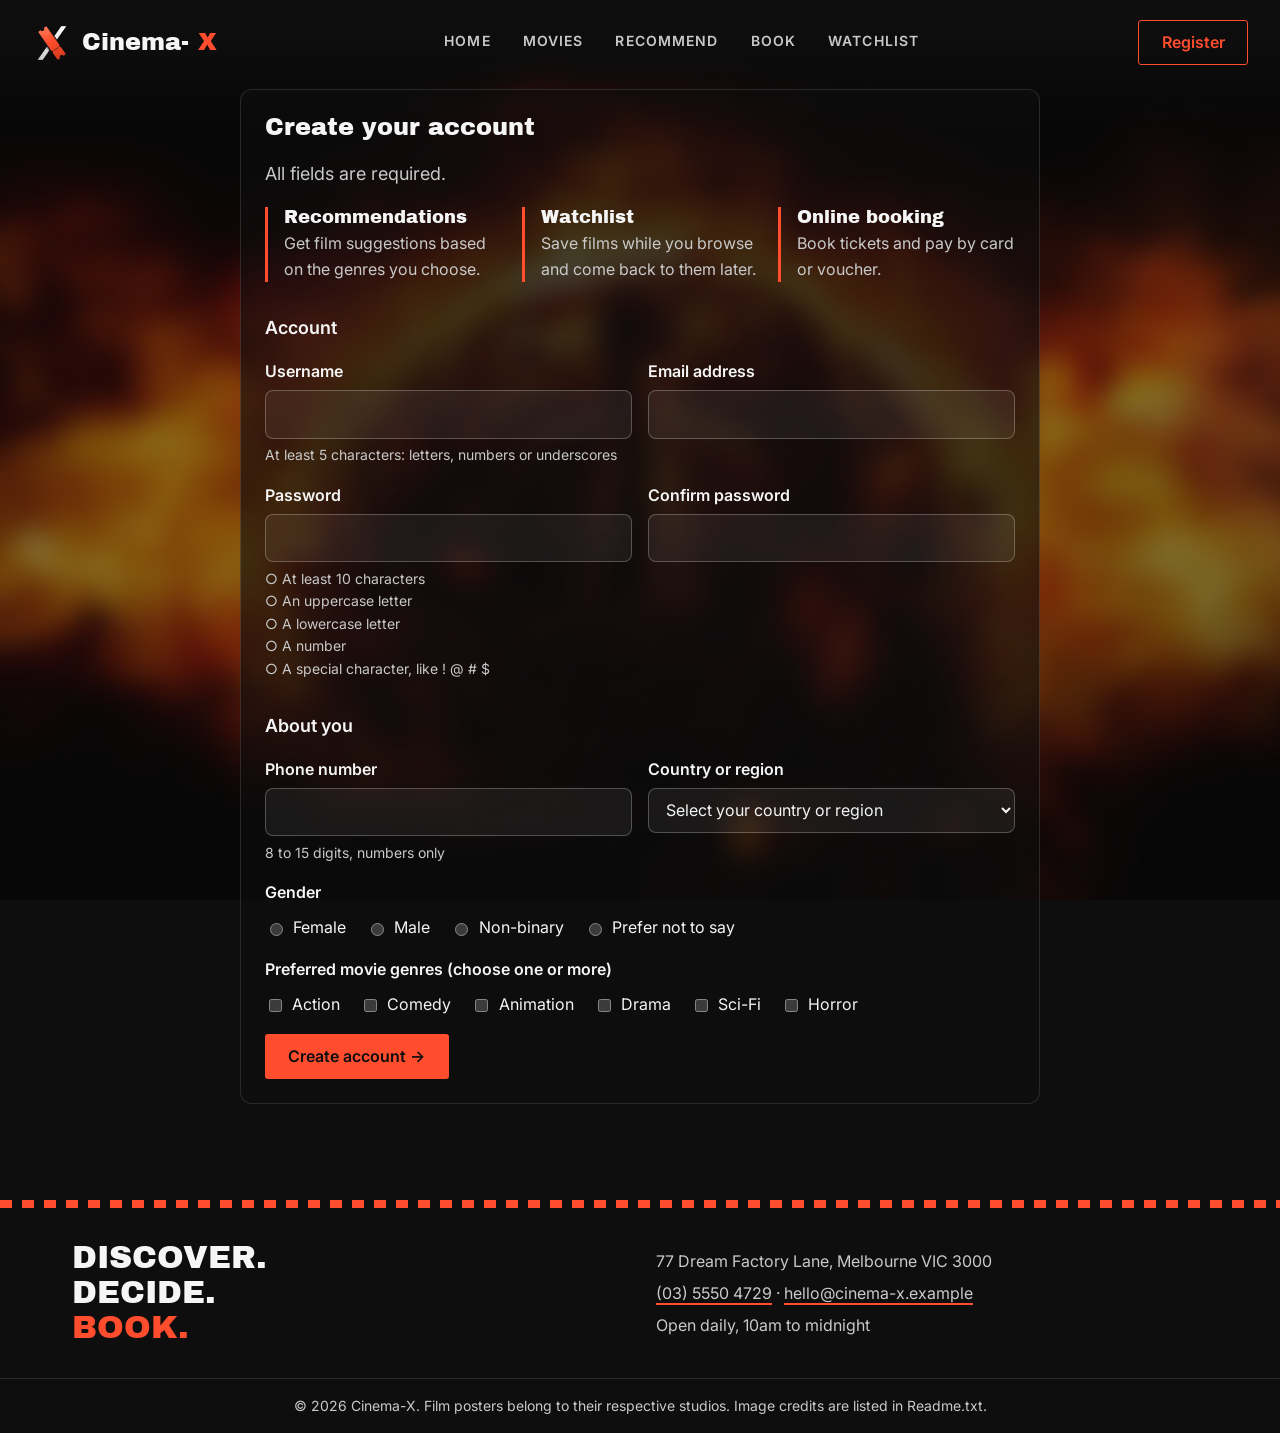
<file: register.html>
<!DOCTYPE html>
<html lang="en">

<head>
    <meta charset="UTF-8">
    <meta name="viewport" content="width=device-width, initial-scale=1.0">
    <meta name="description"
        content="Create a Cinema-X account to save films and get recommendations based on your favourite genres.">
    <link rel="icon" href="images/logo.png" type="image/png">
    <title>Register | Cinema-X</title>

    <link rel="preconnect" href="https://fonts.googleapis.com">
    <link rel="preconnect" href="https://fonts.gstatic.com" crossorigin>
    <link rel="stylesheet"
        href="https://fonts.googleapis.com/css2?family=Archivo+Black&family=Inter:wght@400;600&display=swap">

    <link href="css/style.css" rel="stylesheet" type="text/css">
</head>

<body>
    <header class="site-header">
        <a class="brand" href="index.html">
            <img src="images/logo.png" alt="" width="40" height="40">
            Cinema-<span>X</span>
        </a>

        <nav aria-label="Main">
            <ul>
                <li><a href="index.html">Home</a></li>
                <li><a href="movies.html">Movies</a></li>
                <li><a href="recommend.html">Recommend</a></li>
                <li><a href="booking.html">Book</a></li>
                <li><a href="watchlist.html">Watchlist</a></li>
            </ul>

            <a href="register.html" class="btn btn-secondary active" aria-current="page">Register</a>
        </nav>
    </header>

    <main>
        <section class="panel narrow">
            <h1>Create your account</h1>
            <p class="lead">All fields are required.</p>

            <!-- Hidden heading keeps the outline h1 > h2 > h3 for screen readers -->
            <h2 class="visually-hidden">Why register</h2>
            <ul class="points perks">
                <li>
                    <h3>Recommendations</h3>
                    <p>Get film suggestions based on the genres you choose.</p>
                </li>
                <li>
                    <h3>Watchlist</h3>
                    <p>Save films while you browse and come back to them later.</p>
                </li>
                <li>
                    <h3>Online booking</h3>
                    <p>Book tickets and pay by card or voucher.</p>
                </li>
            </ul>

            <!-- novalidate: script.js checks every field and shows its own error messages -->
            <form id="register-form" novalidate>
                <fieldset class="form-section">
                    <legend>Account</legend>

                    <div class="field-row">
                        <div class="field">
                            <label for="username">Username</label>
                            <input type="text" id="username" name="username" autocomplete="username"
                                aria-describedby="username-hint username-error">
                            <p class="hint" id="username-hint">At least 5 characters: letters, numbers or underscores</p>
                            <p class="field-error" aria-live="polite" id="username-error"></p>
                        </div>
                        <div class="field">
                            <label for="reg-email">Email address</label>
                            <input type="email" id="reg-email" name="email" autocomplete="email"
                                aria-describedby="reg-email-error">
                            <p class="field-error" aria-live="polite" id="reg-email-error"></p>
                        </div>
                    </div>

                    <div class="field-row">
                        <div class="field">
                            <label for="password">Password</label>
                            <input type="password" id="password" name="password" autocomplete="new-password"
                                aria-describedby="password-rules password-error">
                            <ul class="checklist" id="password-rules">
                                <li id="rule-length">At least 10 characters</li>
                                <li id="rule-upper">An uppercase letter</li>
                                <li id="rule-lower">A lowercase letter</li>
                                <li id="rule-number">A number</li>
                                <li id="rule-special">A special character, like ! @ # $</li>
                            </ul>
                            <p class="field-error" aria-live="polite" id="password-error"></p>
                        </div>
                        <div class="field">
                            <label for="confirm-password">Confirm password</label>
                            <input type="password" id="confirm-password" name="confirm_password"
                                autocomplete="new-password" aria-describedby="confirm-password-error">
                            <p class="field-error" aria-live="polite" id="confirm-password-error"></p>
                        </div>
                    </div>
                </fieldset>

                <fieldset class="form-section">
                    <legend>About you</legend>

                    <div class="field-row">
                        <div class="field">
                            <label for="reg-phone">Phone number</label>
                            <input type="tel" id="reg-phone" name="phone" autocomplete="tel"
                                aria-describedby="reg-phone-hint reg-phone-error">
                            <p class="hint" id="reg-phone-hint">8 to 15 digits, numbers only</p>
                            <p class="field-error" aria-live="polite" id="reg-phone-error"></p>
                        </div>
                        <div class="field">
                            <label for="country">Country or region</label>
                            <select id="country" name="country" autocomplete="country-name"
                                aria-describedby="country-error">
                                <option value="">Select your country or region</option>
                                <option value="australia">Australia</option>
                                <option value="new-zealand">New Zealand</option>
                                <option value="china">China</option>
                                <option value="hong-kong">Hong Kong</option>
                                <option value="india">India</option>
                                <option value="indonesia">Indonesia</option>
                                <option value="malaysia">Malaysia</option>
                                <option value="singapore">Singapore</option>
                                <option value="united-kingdom">United Kingdom</option>
                                <option value="united-states">United States</option>
                                <option value="other">Other</option>
                            </select>
                            <p class="field-error" aria-live="polite" id="country-error"></p>
                        </div>
                    </div>

                    <fieldset id="gender" aria-describedby="gender-error">
                        <legend>Gender</legend>
                        <div class="options">
                            <label><input type="radio" name="gender" value="female"> Female</label>
                            <label><input type="radio" name="gender" value="male"> Male</label>
                            <label><input type="radio" name="gender" value="non-binary"> Non-binary</label>
                            <label><input type="radio" name="gender" value="prefer-not-to-say"> Prefer not to say</label>
                        </div>
                        <p class="field-error" aria-live="polite" id="gender-error"></p>
                    </fieldset>

                    <fieldset id="genres" aria-describedby="genres-error">
                        <legend>Preferred movie genres (choose one or more)</legend>
                        <div class="options">
                            <label><input type="checkbox" name="genres" value="action"> Action</label>
                            <label><input type="checkbox" name="genres" value="comedy"> Comedy</label>
                            <label><input type="checkbox" name="genres" value="animation"> Animation</label>
                            <label><input type="checkbox" name="genres" value="drama"> Drama</label>
                            <label><input type="checkbox" name="genres" value="sci-fi"> Sci-Fi</label>
                            <label><input type="checkbox" name="genres" value="horror"> Horror</label>
                        </div>
                        <p class="field-error" aria-live="polite" id="genres-error"></p>
                    </fieldset>
                </fieldset>

                <p class="form-success" id="register-success" role="status" hidden>Your account has been created.
                    This is a demonstration form, so no details were sent or saved.</p>

                <div class="actions">
                    <button type="submit" class="btn btn-primary">Create account</button>
                </div>
            </form>
        </section>
    </main>

    <footer class="site-footer">
        <div class="footer-grid">
            <p class="footer-tagline">
                Discover.
                <br>
                Decide.
                <br>
                <span>Book.</span>
            </p>

            <address>
                77 Dream Factory Lane, Melbourne VIC 3000
                <br>
                <a href="tel:+61355504729">(03) 5550 4729</a>
                &middot;
                <a href="mailto:hello@cinema-x.example">hello@cinema-x.example</a>
                <br>
                Open daily, 10am to midnight
            </address>
        </div>

        <p class="footer-credit">
            &copy; 2026 Cinema-X.
            Film posters belong to their respective studios.
            Image credits are listed in Readme.txt.
        </p>
    </footer>

    <script src="js/script.js"></script>
</body>

</html>
</file>
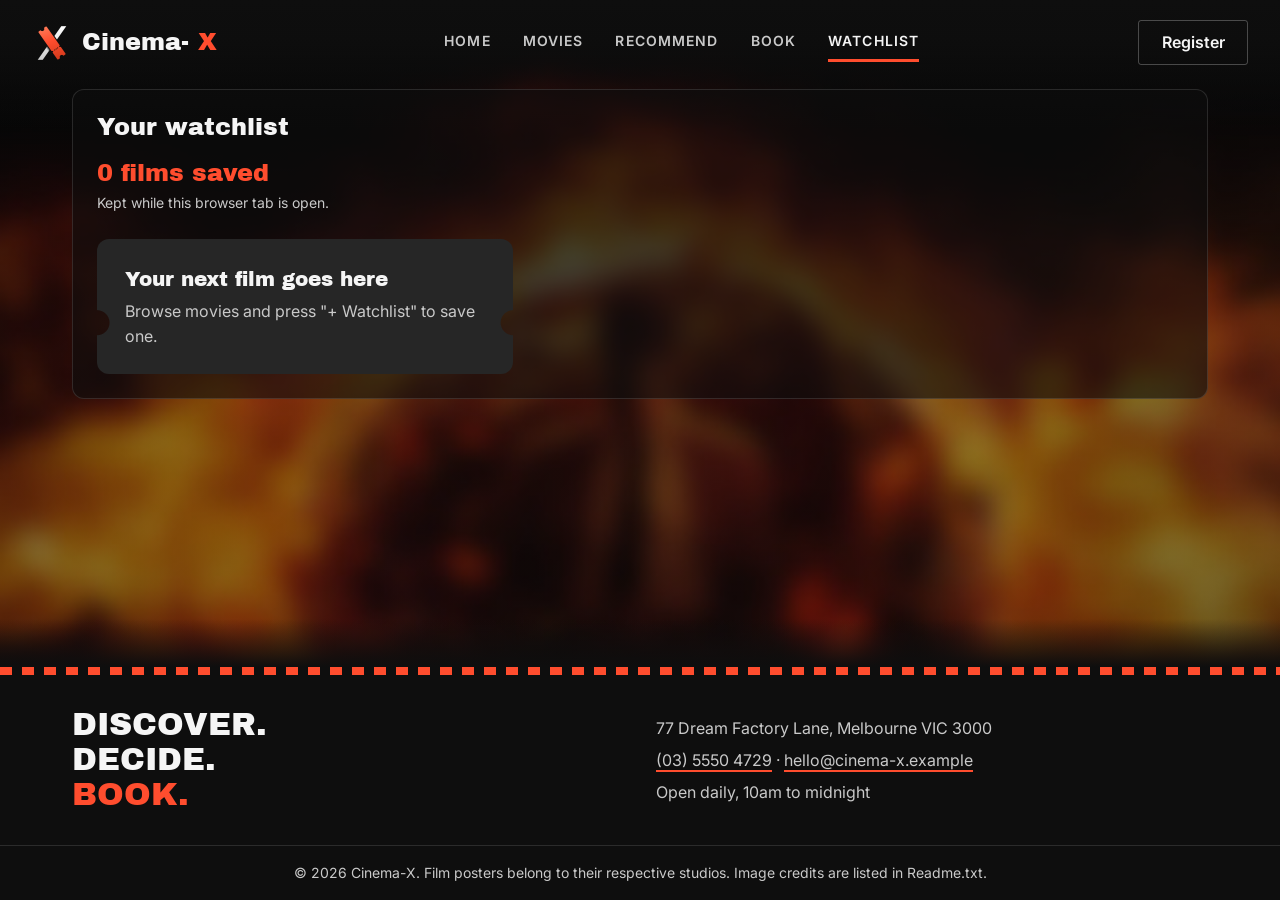
<file: watchlist.html>
<!DOCTYPE html>
<html lang="en">

<head>
    <meta charset="UTF-8">
    <meta name="viewport" content="width=device-width, initial-scale=1.0">
    <meta name="description"
        content="The films you have saved to watch at Cinema-X.">
    <link rel="icon" href="images/logo.png" type="image/png">
    <title>Watchlist | Cinema-X</title>

    <link rel="preconnect" href="https://fonts.googleapis.com">
    <link rel="preconnect" href="https://fonts.gstatic.com" crossorigin>
    <link rel="stylesheet"
        href="https://fonts.googleapis.com/css2?family=Archivo+Black&family=Inter:wght@400;600&display=swap">

    <link href="css/style.css" rel="stylesheet" type="text/css">
</head>

<body>
    <header class="site-header">
        <a class="brand" href="index.html">
            <img src="images/logo.png" alt="" width="40" height="40">
            Cinema-<span>X</span>
        </a>

        <nav aria-label="Main">
            <ul>
                <li><a href="index.html">Home</a></li>
                <li><a href="movies.html">Movies</a></li>
                <li><a href="recommend.html">Recommend</a></li>
                <li><a href="booking.html">Book</a></li>
                <li><a href="watchlist.html" class="active" aria-current="page">Watchlist</a></li>
            </ul>

            <a href="register.html" class="btn btn-secondary">Register</a>
        </nav>
    </header>

    <main>
        <section class="panel">
            <h1>Your watchlist</h1>
            <!-- tabindex="-1" lets script.js move focus here after a film is removed -->
            <p class="count" id="watchlist-count" tabindex="-1"></p>
            <p class="meta">Kept while this browser tab is open.</p>

            <!-- script.js fills this list from sessionStorage -->
            <ul class="watchlist-grid" id="watchlist"></ul>

            <!-- Blank ticket in place of the list when nothing is saved -->
            <a href="movies.html" class="stub blank" id="watchlist-empty" hidden>
                <strong>Your next film goes here</strong>
                Browse movies and press "+ Watchlist" to save one.
            </a>
        </section>
    </main>

    <footer class="site-footer">
        <div class="footer-grid">
            <p class="footer-tagline">
                Discover.
                <br>
                Decide.
                <br>
                <span>Book.</span>
            </p>

            <address>
                77 Dream Factory Lane, Melbourne VIC 3000
                <br>
                <a href="tel:+61355504729">(03) 5550 4729</a>
                &middot;
                <a href="mailto:hello@cinema-x.example">hello@cinema-x.example</a>
                <br>
                Open daily, 10am to midnight
            </address>
        </div>

        <p class="footer-credit">
            &copy; 2026 Cinema-X.
            Film posters belong to their respective studios.
            Image credits are listed in Readme.txt.
        </p>
    </footer>

    <script src="js/script.js"></script>
</body>

</html>
</file>
<file: css/style.css>
/*
  Cinema-X stylesheet
  Mobile first: the base rules are the phone layout (767px and below).
  The two media queries at the end add tablet (768px+) and desktop (1024px+).
*/

/* 1. Variables */
:root {
    color-scheme: dark;

    --bg: #0e0e0e;
    --panel: rgba(14, 14, 14, 0.6);
    --line: rgba(255, 255, 255, 0.12);
    --field-border: rgba(255, 255, 255, 0.25);
    --text: #f5f5f5;
    --text-muted: #c9c9c9;
    --accent: #ff4d2e;
    --accent-hover: #ff6a4f;
    --accent-soft: #ffb199;
    --error: #ff8a8a;
    --success: #8fe3a1;

    --font-display: "Archivo Black", "Arial Black", sans-serif;

    --radius: 12px;
    --radius-small: 8px;
    --gap: 1.5rem;
    --gutter: 1.25rem;
    --max-width: 1200px;

    /* Perforated film edge, shared by the footer and the home filmstrip */
    --perforation: repeating-linear-gradient(90deg, var(--accent) 0 12px, transparent 12px 22px);
}

/* 2. Base */
*, *::before, *::after {
    box-sizing: border-box;
}

/* Blurred film still under a dark overlay, fixed so the panels scroll over it */
body {
    display: flex;
    flex-direction: column;
    min-height: 100vh;
    margin: 0;
    background: linear-gradient(rgba(14, 14, 14, 0.45), rgba(14, 14, 14, 0.45)),
        url("../images/bg-featured.jpg") center / cover fixed var(--bg);
    color: var(--text);
    font: 1rem / 1.6 "Inter", Arial, sans-serif;
    accent-color: var(--accent);
}

/* Archivo Black has one weight; 400 stops the browser faking a bolder one */
h1, h2, h3 {
    margin: 0 0 0.5em;
    font-family: var(--font-display);
    font-weight: 400;
    line-height: 1.15;
}

a {
    color: inherit;
}

img {
    display: block;
    max-width: 100%;
    height: auto;
}

/* Every list on the site is used for layout, so none need bullets */
ul, ol {
    margin: 0;
    padding: 0;
    list-style: none;
}

/* Classes that set display would otherwise override the hidden attribute */
[hidden] {
    display: none !important;
}

:focus-visible {
    outline: 3px solid var(--accent);
    outline-offset: 3px;
}

.visually-hidden {
    position: absolute;
    width: 1px;
    height: 1px;
    overflow: hidden;
    clip: rect(0 0 0 0);
    white-space: nowrap;
}

/* 3. Header and navigation */
/* The deep bottom padding is the fade zone that main is pulled up into */
.site-header {
    display: flex;
    flex-direction: column;
    align-items: center;
    gap: 2rem;
    padding: 1.25rem var(--gutter) 4rem;
    background: linear-gradient(180deg, var(--bg) 0%, rgba(14, 14, 14, 0.85) 35%, rgba(14, 14, 14, 0) 100%);
}

.brand {
    display: flex;
    flex-shrink: 0;
    align-items: center;
    gap: 0.6rem;
    font-family: var(--font-display);
    font-size: 1.5rem;
    white-space: nowrap;
    text-decoration: none;
}

.site-header nav {
    display: flex;
    flex: 1;
    flex-direction: column;
    align-items: center;
    gap: 1rem;
    width: 100%;
}

.site-header ul {
    display: flex;
    flex-wrap: wrap;
    justify-content: center;
    gap: 0.5rem 1.25rem;
}

.site-header ul a {
    display: block;
    padding: 0.4rem 0;
    border-bottom: 3px solid transparent;
    color: var(--text-muted);
    font-size: 0.875rem;
    font-weight: 600;
    letter-spacing: 0.08em;
    text-transform: uppercase;
    text-decoration: none;
    transition: color 0.2s, border-color 0.2s;
}

.site-header ul a:hover, .site-header ul a.active {
    border-bottom-color: var(--accent);
    color: var(--text);
}

/* 4. Page layout */
main {
    display: grid;
    flex: 1;
    grid-template-columns: minmax(0, 1fr);
    align-content: start;
    gap: var(--gap);
    width: 100%;
    max-width: var(--max-width);
    margin: -2.5rem auto 0;
    padding: 0 var(--gutter) 3rem;
}

.split, .booking-layout {
    display: grid;
    align-items: start;
    gap: var(--gap);
}

.narrow {
    justify-self: center;
    width: 100%;
    max-width: 50rem;
}

/* 5. Reusable components */
.panel {
    padding: var(--gap);
    border: 1px solid var(--line);
    border-radius: var(--radius);
    background: var(--panel);
}

.lead {
    color: var(--text-muted);
    font-size: 1.125rem;
}

.meta, .hint {
    margin: 0;
    color: var(--text-muted);
    font-size: 0.875rem;
}

.brand span, .hero h1 span, .footer-tagline span {
    color: var(--accent);
}

/* Buttons: filled orange for the main action, a quiet outline for the second,
   and an underlined text button for the least important (Remove) */
.btn {
    display: inline-block;
    padding: 0.75rem 1.4rem;
    border: 1.5px solid transparent;
    border-radius: 3px;
    background: none;
    color: inherit;
    font: inherit;
    font-weight: 600;
    line-height: 1.2;
    text-decoration: none;
    cursor: pointer;
    transition: background-color 0.2s, border-color 0.2s;
}

.btn-primary {
    background-color: var(--accent);
    color: var(--bg);
}

.btn-primary:hover {
    background-color: var(--accent-hover);
}

/* Arrow on main actions, to show the button moves you on */
.btn-primary::after {
    content: " \2192";
}

.btn-secondary {
    border-color: var(--field-border);
}

.btn-secondary:hover {
    border-color: var(--text);
    background-color: rgba(255, 255, 255, 0.06);
}

/* The Register button on its own page, and a film already in the watchlist */
.btn-secondary.active {
    border-color: var(--accent);
    color: var(--accent);
}

.btn-text {
    padding: 0.75rem 0.25rem;
    border: 0;
    background: none;
    color: inherit;
    font: inherit;
    font-weight: 600;
    text-decoration: underline;
    text-underline-offset: 3px;
    cursor: pointer;
}

.actions {
    display: flex;
    flex-wrap: wrap;
    align-items: center;
    gap: 0.75rem;
    margin-top: 1rem;
}

/* Official Australian classification colours, with text colours that pass contrast */
.rating {
    display: inline-block;
    padding: 0.15rem 0.5rem;
    border-radius: 4px;
    color: #fff;
    font-size: 0.8125rem;
    font-weight: 600;
}

.rating-pg {
    background-color: #ffd200;
    color: var(--bg);
}

.rating-m {
    background-color: #0072bc;
}

.rating-ma {
    background-color: #e2231a;
}

/* Ticket stub for the booking summary and watchlist cards:
   two half-width gradients each cut a round notch at their outer edge.
   --stub-colour lets the blank watchlist ticket reuse the same shape. */
.stub {
    --stub-colour: var(--accent);
    border-radius: var(--radius);
    background:
        radial-gradient(circle at 0 62%, transparent 12px, var(--stub-colour) 13px) left / 51% 100% no-repeat,
        radial-gradient(circle at 100% 62%, transparent 12px, var(--stub-colour) 13px) right / 51% 100% no-repeat;
    color: var(--bg);
}

.stub .meta {
    color: inherit;
}

/* Orange buttons would vanish on an orange ticket, so they turn black */
.stub .btn {
    background-color: var(--bg);
    color: var(--text);
}

/* 6. Forms */
fieldset {
    margin: 0;
    padding: 0;
    border: 0;
}

legend {
    margin-bottom: 0.6rem;
    padding: 0;
    font-weight: 600;
}

.form-section {
    display: grid;
    gap: 1rem;
    margin-top: 2rem;
}

.form-section > legend {
    margin-bottom: 1rem;
    font-size: 1.125rem;
}

.options {
    display: flex;
    flex-wrap: wrap;
    gap: 0.5rem 1.25rem;
}

.options label {
    display: flex;
    align-items: center;
    gap: 0.45rem;
    cursor: pointer;
}

/* align-content: start stops inputs stretching to match a taller neighbour */
.field {
    display: grid;
    align-content: start;
    gap: 0.35rem;
}

.field label {
    font-weight: 600;
}

.field-row {
    display: grid;
    gap: 1rem;
}

.field input, .field select, .field textarea {
    width: 100%;
    padding: 0.65rem 0.8rem;
    border: 1.5px solid var(--field-border);
    border-radius: var(--radius-small);
    background-color: rgba(255, 255, 255, 0.06);
    color: inherit;
    font: inherit;
}

/* Set by script.js when a field fails validation */
.field [aria-invalid="true"] {
    border-color: var(--error);
}

.field input[readonly] {
    color: var(--text-muted);
}

/* Errors use a light red, never the orange accent, so the two can't be confused */
.form-error {
    margin: 1rem 0 0;
    color: var(--error);
    font-weight: 600;
}

.field-error {
    margin: 0;
    color: var(--error);
    font-size: 0.875rem;
    font-weight: 600;
}

/* The warning sign means errors aren't shown by colour alone */
.field-error::before {
    content: "\26A0  ";
}

.form-error:empty, .field-error:empty {
    display: none;
}

.checklist {
    color: var(--text-muted);
    font-size: 0.875rem;
}

.checklist li::before {
    content: "\25CB  ";
}

.checklist .met {
    color: var(--success);
}

.checklist .met::before {
    content: "\2713  ";
}

.form-success {
    margin: var(--gap) 0 0;
    padding: 1rem;
    border: 1px solid var(--success);
    border-radius: var(--radius-small);
    color: var(--success);
    font-weight: 600;
}

/* Booking summary; the submit button lives here so the total is seen before confirming */
.ticket {
    padding: var(--gap) 1.75rem;
}

.ticket-details {
    display: grid;
    grid-template-columns: auto 1fr;
    gap: 0.4rem 1rem;
    margin: 0;
}

.ticket-details dd {
    margin: 0;
    text-align: right;
}

/* Dashed line above the total, like a tear-off strip */
.ticket-total {
    display: flex;
    align-items: baseline;
    justify-content: space-between;
    margin: 1.25rem 0;
    padding-top: 1rem;
    border-top: 2px dashed var(--bg);
    font-weight: 600;
}

.ticket-total output {
    font-family: var(--font-display);
    font-size: 2rem;
}

.ticket .btn {
    width: 100%;
}

/* 7. Home page */
.hero {
    padding-top: 2rem;
    text-align: center;
}

.hero h1 {
    font-size: 2.5rem;
}

.hero .lead {
    max-width: 42rem;
    margin: 0 auto;
}

.hero .actions {
    justify-content: center;
}

/* Scrolls sideways on small screens, like film running through a projector */
.filmstrip {
    display: flex;
    gap: 0.75rem;
    overflow-x: auto;
    margin: 2.5rem 0 0.75rem;
    padding: 1.25rem 0.75rem;
    background:
        var(--perforation) top / 100% 8px no-repeat,
        var(--perforation) bottom / 100% 8px no-repeat,
        var(--bg);
}

.filmstrip li {
    flex: 0 0 7rem;
}

.filmstrip a {
    display: block;
    overflow: hidden;
    border-radius: 4px;
}

/* Number and title on one line, description underneath; all in one row from tablet up */
.steps li {
    display: grid;
    grid-template-columns: 3.5rem 1fr;
    align-items: baseline;
    gap: 0 1rem;
    padding: 1.25rem 0;
    border-bottom: 1px dashed var(--field-border);
}

.steps li:last-child {
    padding-bottom: 0;
    border-bottom: 0;
}

.num {
    grid-row: span 2;
    color: var(--accent);
    font-family: var(--font-display);
    font-size: 2.5rem;
    line-height: 1;
}

.steps h3 {
    margin: 0;
    font-size: 1.25rem;
}

.steps h3 a {
    text-decoration: none;
}

.steps p {
    grid-column: 2;
    margin: 0;
    color: var(--text-muted);
}

.points {
    display: grid;
    gap: 1.25rem;
    margin-top: 1rem;
}

.points li {
    padding-left: 1rem;
    border-left: 3px solid var(--accent);
}

.points h3 {
    margin-bottom: 0.25rem;
    font-size: 1.125rem;
}

.points p {
    margin: 0;
    color: var(--text-muted);
}

/* 8. Movies page: one film per row, like a cinema session board */
.film {
    display: grid;
    gap: 1rem 1.5rem;
    padding: 1.5rem 0;
    border-bottom: 1px solid var(--line);
}

.film:last-child {
    padding-bottom: 0;
    border-bottom: 0;
}

.film img {
    width: 8rem;
    border-radius: var(--radius-small);
}

.film h2 {
    margin-bottom: 0.25rem;
    font-size: 1.375rem;
}

.film p {
    margin: 0 0 0.5rem;
}

.sessions {
    display: flex;
    flex-wrap: wrap;
    gap: 0.25rem 1rem;
    font-size: 0.875rem;
}

.price {
    color: var(--accent);
    font-family: var(--font-display);
    font-size: 1.25rem;
}

/* 9. Recommend page */
.questions {
    display: grid;
    gap: var(--gap);
    margin-top: var(--gap);
}

.questions .options {
    flex-direction: column;
}

.results {
    display: grid;
    gap: 1rem;
    margin-top: 1rem;
}

/* Poster beside the details on phones, above them from tablet up */
.result {
    display: flex;
    gap: 1rem;
    padding: 1rem;
    border: 1px solid var(--line);
    border-radius: var(--radius);
    background-color: rgba(255, 255, 255, 0.04);
}

.result.best {
    border-color: var(--accent);
}

.result img {
    flex-shrink: 0;
    align-self: flex-start;
    width: 5rem;
    border-radius: var(--radius-small);
}

.best-label {
    margin-left: 0.5rem;
    color: var(--accent);
    font-size: 0.75rem;
    font-weight: 600;
    letter-spacing: 0.12em;
    text-transform: uppercase;
}

.result h3 {
    margin: 0.4rem 0 0.25rem;
    font-size: 1.125rem;
}

.reasons {
    display: flex;
    flex-wrap: wrap;
    gap: 0.25rem 0.75rem;
    margin-bottom: 0.75rem;
    color: var(--accent-soft);
    font-size: 0.8125rem;
}

/* 10. Watchlist page */
.count {
    margin: 0;
    color: var(--accent);
    font-family: var(--font-display);
    font-size: 1.5rem;
}

.watchlist-grid {
    display: grid;
    grid-template-columns: repeat(auto-fill, minmax(18rem, 1fr));
    gap: var(--gap);
    margin-top: var(--gap);
}

.watch-card {
    display: grid;
    grid-template-columns: 5rem 1fr;
    align-content: start;
    gap: 0.25rem 1rem;
    padding: 1.25rem 1.75rem;
}

.watch-card img {
    grid-row: span 4;
    border-radius: 4px;
}

.watch-card .rating {
    justify-self: start;
}

.watch-card h2 {
    margin: 0;
    font-size: 1.25rem;
}

/* Empty watchlist: a grey ticket that links to the Movies page */
.blank {
    --stub-colour: #262626;
    display: grid;
    gap: 0.25rem;
    max-width: 26rem;
    padding: 1.5rem 1.75rem;
    color: var(--text-muted);
    text-decoration: none;
}

.blank strong {
    color: var(--text);
    font-family: var(--font-display);
    font-size: 1.25rem;
    font-weight: 400;
}

/* 11. Footer */
.site-footer {
    padding-top: 3rem;
    background: linear-gradient(180deg, rgba(14, 14, 14, 0), var(--bg) 3rem);
}

.site-footer::before {
    content: "";
    display: block;
    height: 8px;
    background: var(--perforation);
}

.footer-grid {
    display: grid;
    align-items: center;
    gap: 2rem;
    max-width: var(--max-width);
    margin: 0 auto;
    padding: 2rem var(--gutter);
    text-align: center;
}

.footer-tagline {
    margin: 0;
    font-family: var(--font-display);
    font-size: 2rem;
    line-height: 1.1;
    text-transform: uppercase;
}

address {
    color: var(--text-muted);
    font-style: normal;
    line-height: 2;
}

address a {
    border-bottom: 2px solid var(--accent);
    text-decoration: none;
}

.footer-credit {
    margin: 0;
    padding: 1rem var(--gutter);
    border-top: 1px solid var(--line);
    color: var(--text-muted);
    font-size: 0.875rem;
    text-align: center;
}

/* 12. Tablet: 768px and up */
@media (min-width: 768px) {
    :root {
        --gutter: 2rem;
    }

    /* Logo on the first line; links and Register wrap onto a second line */
    .site-header {
        flex-direction: row;
        flex-wrap: wrap;
    }

    .site-header nav {
        flex-direction: row;
        gap: 1.5rem;
    }

    .site-header ul {
        gap: 1.25rem;
        margin: 0 auto;
    }

    .split, .field-row {
        grid-template-columns: 1fr 1fr;
    }

    .perks, .questions {
        grid-template-columns: repeat(3, 1fr);
    }

    .hero h1 {
        font-size: 3.75rem;
    }

    .steps li {
        grid-template-columns: 4.5rem 14rem 1fr;
    }

    .num {
        grid-row: auto;
    }

    .steps p {
        grid-column: 3;
    }

    .film {
        grid-template-columns: 8rem minmax(0, 1fr);
    }

    .sessions, .film-buy {
        grid-column: 2;
    }

    .results {
        grid-template-columns: repeat(3, minmax(0, 15rem));
    }

    .result {
        flex-direction: column;
    }

    .result img {
        width: 100%;
    }

    .footer-grid {
        grid-template-columns: 1fr 1fr;
        text-align: left;
    }
}

/* 13. Desktop: 1024px and up */
@media (min-width: 1024px) {
    .site-header {
        flex-wrap: nowrap;
    }

    .site-header nav {
        width: auto;
    }

    .site-header ul {
        gap: 2rem;
    }

    .booking-layout {
        grid-template-columns: 1.6fr 1fr;
    }

    .hero h1 {
        font-size: 4.5rem;
    }

    /* All nine posters fit across, so the strip stops scrolling */
    .filmstrip li {
        flex: 1;
        min-width: 0;
    }

    /* Sessions and price move into their own columns */
    .film {
        grid-template-columns: 8rem minmax(0, 1fr) 9rem 11rem;
    }

    .sessions {
        grid-column: auto;
        flex-direction: column;
    }

    .film-buy {
        grid-column: auto;
    }

    /* The ticket stays in view while the long booking form scrolls */
    .ticket {
        position: sticky;
        top: 1.5rem;
    }
}
</file>
